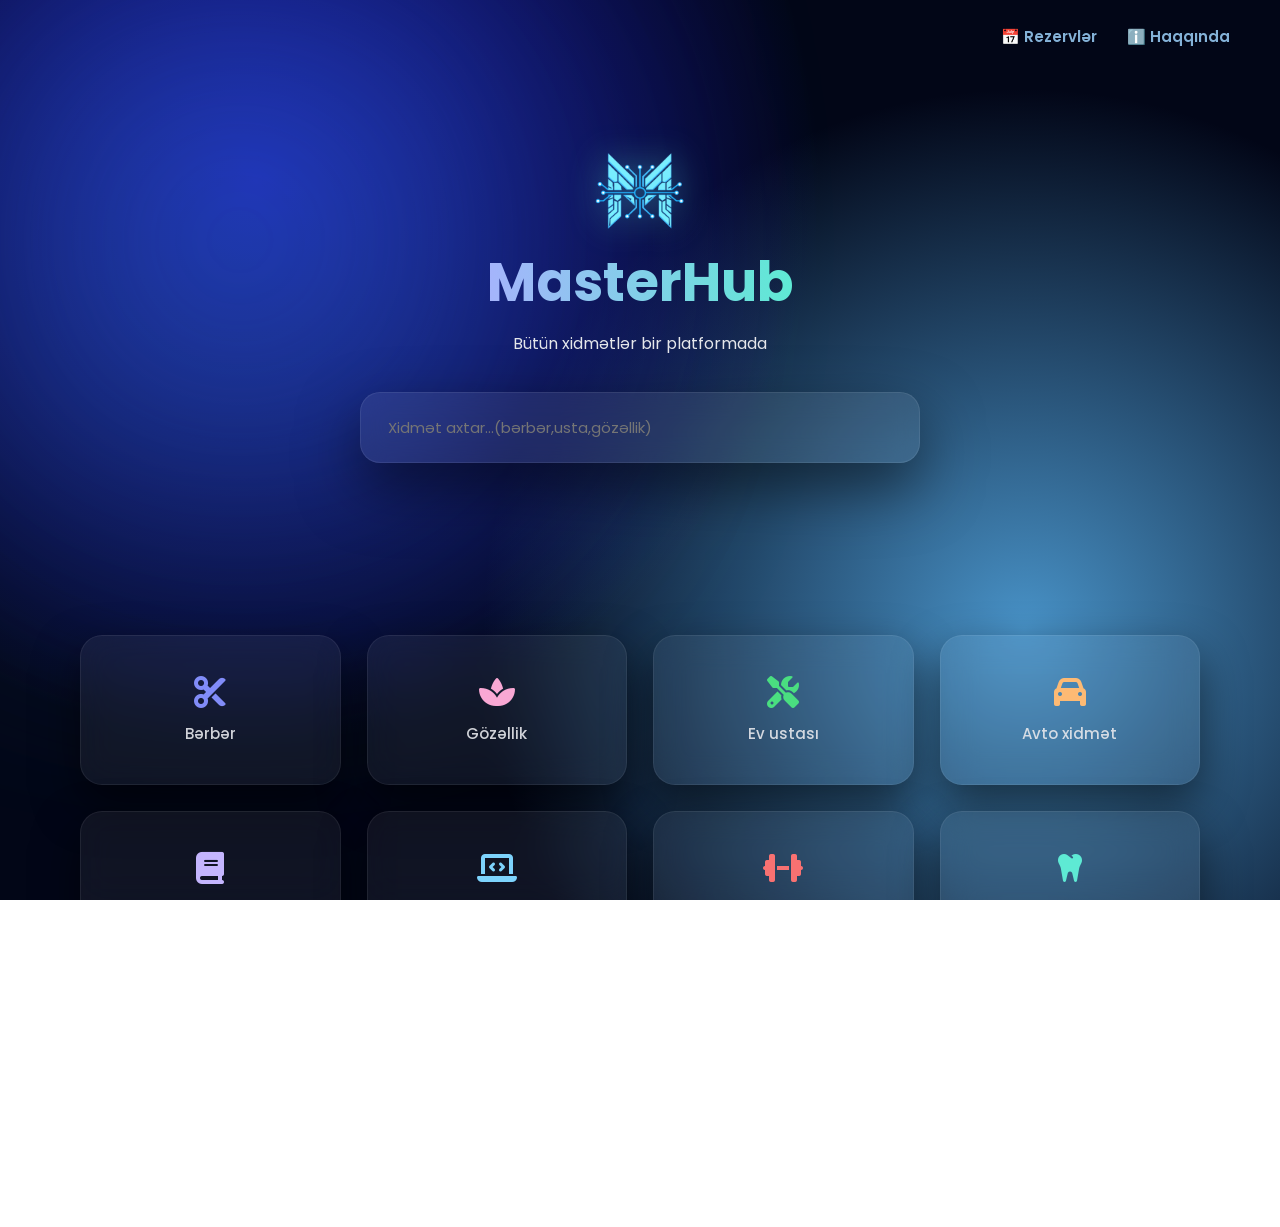
<file: index.html>
<!DOCTYPE html>
<html lang="az">
<head>
    <meta charset="UTF-8">
    <meta name="viewport" content="width=device-width, initial-scale=1.0">
    <title>MasterHub</title>
    <link rel="stylesheet" href="https://cdnjs.cloudflare.com/ajax/libs/font-awesome/6.5.0/css/all.min.css">
    <link rel="stylesheet" href="./css/style.css">
    <link rel="icon" href="./images/MasterLogo.png">
</head>
<body>
    <div class="all">
        <!-- BACKGROUND -->
        <div class="blob blue"></div>
        <div class="blob light"></div>

        <header class="head">
            <div class="logo" onclick="window.location.href='./index.html'">
                <img src="./images/Masterlogo.png" alt="MasterHub Logo">
                <h1 class="title-home">MasterHub</h1>
                <p>Bütün xidmətlər bir platformada</p>
            </div>
            <div class="search">
                <input class="search-home" type="text" placeholder="Xidmət axtar...(bərbər,usta,gözəllik)">
            </div>
            <div class="header-right">
                <span class="myReserv">📅 Rezervlər</span>
                <span class="about">ℹ️ Haqqında</span>
            </div>
        </header>
        
        <div class="categorys">
            <div class="category" id="barber"><i class="fa-solid fa-scissors"></i><span>Bərbər</span></div>
            <div class="category" id="beauty"><i class="fa-solid fa-spa"></i><span>Gözəllik</span></div>
            <div class="category" id="master"><i class="fa-solid fa-screwdriver-wrench"></i><span>Ev ustası</span></div>
            <div class="category"><i class="fa-solid fa-car"></i><span>Avto xidmət</span></div>
            <div class="category"><i class="fa-solid fa-book"></i><span>Repetitor</span></div>
            <div class="category"><i class="fa-solid fa-laptop-code"></i><span>Texniki</span></div>
            <div class="category"><i class="fa-solid fa-dumbbell"></i><span>Fitness</span></div>
            <div class="category"><i class="fa-solid fa-tooth"></i><span>Diş həkimi</span></div>
            <div class="category"><i class="fa-solid fa-broom"></i><span>Təmizlik</span></div>
            <div class="category"><i class="fa-solid fa-user-nurse"></i><span>Sağlamlıq</span></div>
        </div>
        
        <div class="notFound" style="display: none;">⚠️ Uyğun nəticə tapılmadı</div>
    </div>
    
    <script src="./js/app.js"></script>
</body>
</html>
</file>
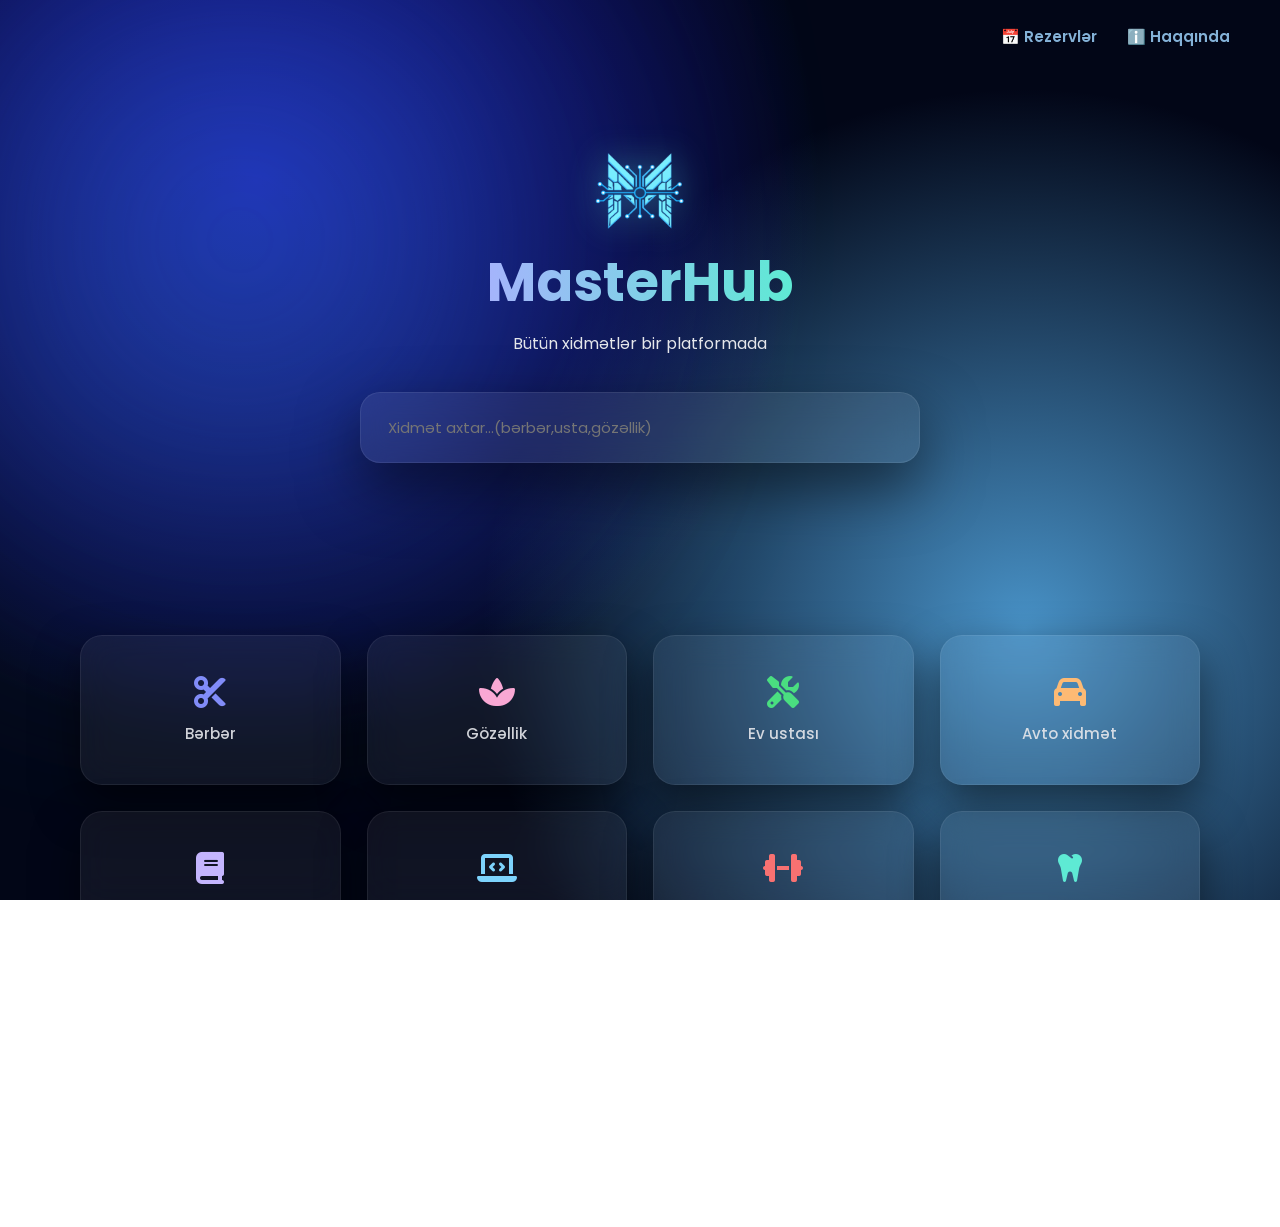
<file: pages/index.html>
<!DOCTYPE html>
<html lang="az">
<head>
    <meta charset="UTF-8">
    <meta name="viewport" content="width=device-width, initial-scale=1.0">
    <title>MasterHub</title>
    <link rel="stylesheet" href="../css/style.css">
    <link rel="icon" href="../images/MasterLogo.png">
</head>
<body>
    <script>
        // Bu səhifəni əsas index.html-ə yönləndir
        window.location.href = "../index.html";
    </script>
    
    <noscript>
        <p>JavaScript aktiv deyil. Zəhmət olmasa <a href="../index.html">əsas səhifəyə keçid edin</a>.</p>
    </noscript>
</body>
</html>
</file>
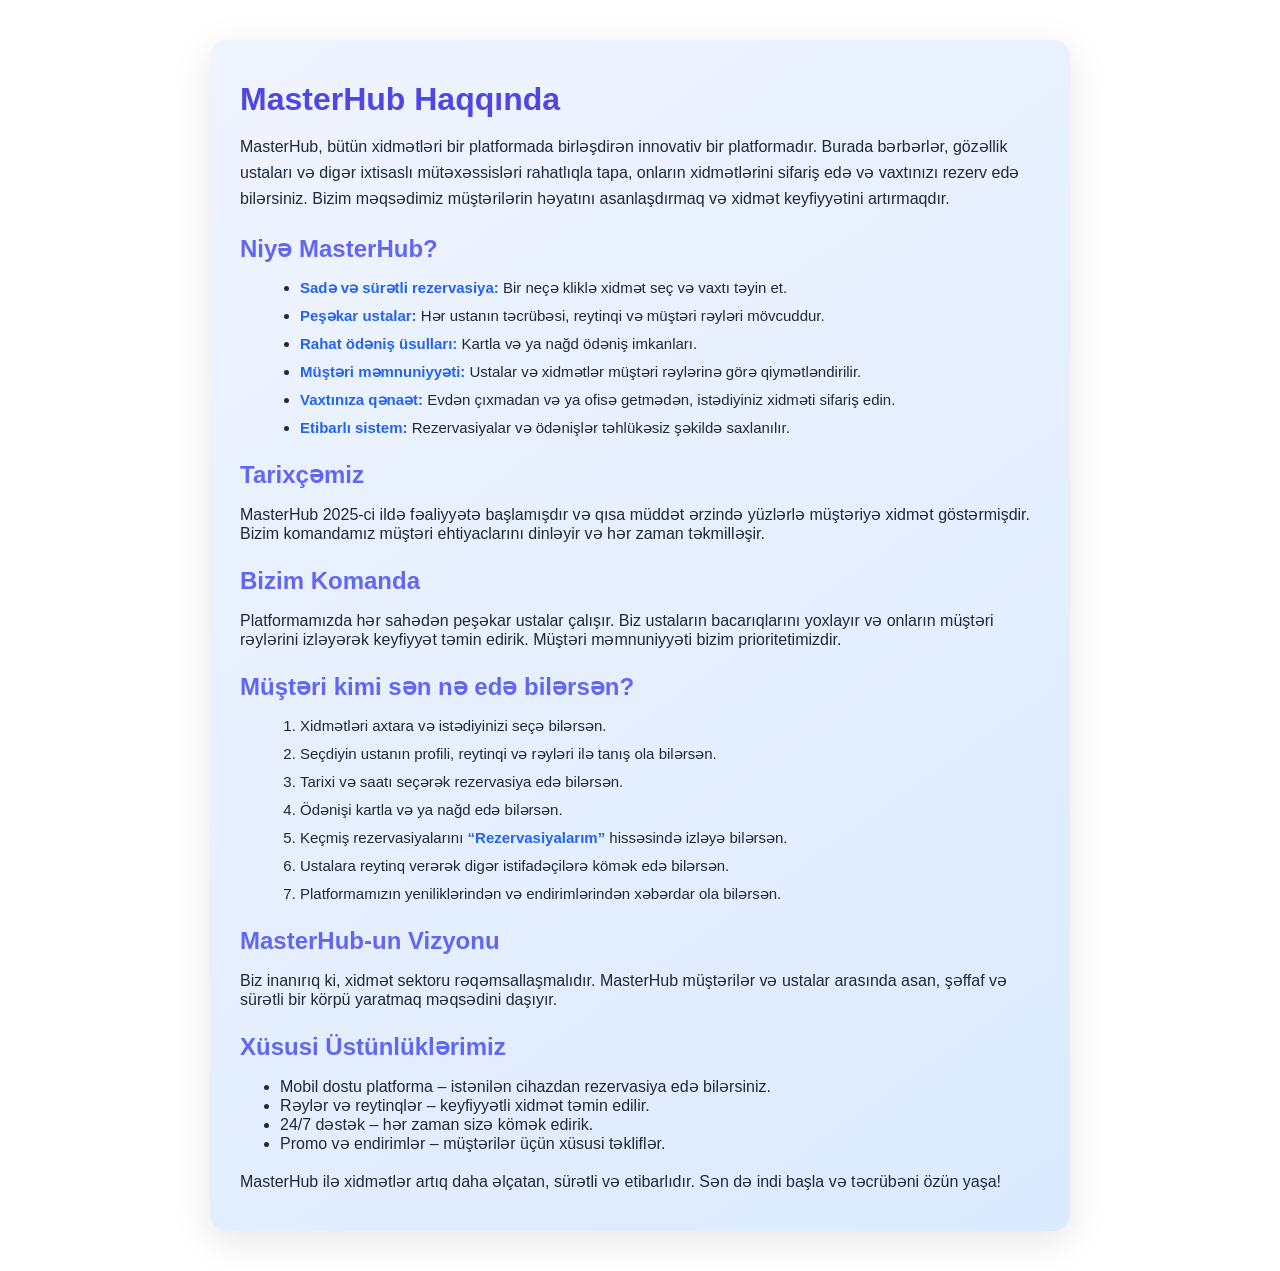
<file: pages/about.html>
<!DOCTYPE html>
<html lang="az">

<head>
    <meta charset="UTF-8">
    <meta name="viewport" content="width=device-width, initial-scale=1.0">
    <title>MasterHub Haqqında</title>
    <link rel="stylesheet" href="../css/about.css">
</head>

<body>
<div class="about-container">
    <h1>MasterHub Haqqında</h1>

    <p class="intro">
        MasterHub, bütün xidmətləri bir platformada birləşdirən innovativ bir platformadır.
        Burada bərbərlər, gözəllik ustaları və digər ixtisaslı mütəxəssisləri rahatlıqla tapa,
        onların xidmətlərini sifariş edə və vaxtınızı rezerv edə bilərsiniz.
        Bizim məqsədimiz müştərilərin həyatını asanlaşdırmaq və xidmət keyfiyyətini artırmaqdır.
    </p>

    <h2>Niyə MasterHub?</h2>
    <ul class="advantages">
        <li><b>Sadə və sürətli rezervasiya:</b> Bir neçə kliklə xidmət seç və vaxtı təyin et.</li>
        <li><b>Peşəkar ustalar:</b> Hər ustanın təcrübəsi, reytinqi və müştəri rəyləri mövcuddur.</li>
        <li><b>Rahat ödəniş üsulları:</b> Kartla və ya nağd ödəniş imkanları.</li>
        <li><b>Müştəri məmnuniyyəti:</b> Ustalar və xidmətlər müştəri rəylərinə görə qiymətləndirilir.</li>
        <li><b>Vaxtınıza qənaət:</b> Evdən çıxmadan və ya ofisə getmədən, istədiyiniz xidməti sifariş edin.</li>
        <li><b>Etibarlı sistem:</b> Rezervasiyalar və ödənişlər təhlükəsiz şəkildə saxlanılır.</li>
    </ul>

    <h2>Tarixçəmiz</h2>
    <p class="history">
        MasterHub 2025-ci ildə fəaliyyətə başlamışdır və qısa müddət ərzində yüzlərlə müştəriyə xidmət göstərmişdir.
        Bizim komandamız müştəri ehtiyaclarını dinləyir və hər zaman təkmilləşir.
    </p>

    <h2>Bizim Komanda</h2>
    <p class="team">
        Platformamızda hər sahədən peşəkar ustalar çalışır. Biz ustaların bacarıqlarını yoxlayır və 
        onların müştəri rəylərini izləyərək keyfiyyət təmin edirik. Müştəri məmnuniyyəti bizim prioritetimizdir.
    </p>

    <h2>Müştəri kimi sən nə edə bilərsən?</h2>
    <ol class="user-actions">
        <li>Xidmətləri axtara və istədiyinizi seçə bilərsən.</li>
        <li>Seçdiyin ustanın profili, reytinqi və rəyləri ilə tanış ola bilərsən.</li>
        <li>Tarixi və saatı seçərək rezervasiya edə bilərsən.</li>
        <li>Ödənişi kartla və ya nağd edə bilərsən.</li>
        <li>Keçmiş rezervasiyalarını <b>“Rezervasiyalarım”</b> hissəsində izləyə bilərsən.</li>
        <li>Ustalara reytinq verərək digər istifadəçilərə kömək edə bilərsən.</li>
        <li>Platformamızın yeniliklərindən və endirimlərindən xəbərdar ola bilərsən.</li>
    </ol>

    <h2>MasterHub-un Vizyonu</h2>
    <p class="vision">
        Biz inanırıq ki, xidmət sektoru rəqəmsallaşmalıdır. MasterHub müştərilər və ustalar arasında
        asan, şəffaf və sürətli bir körpü yaratmaq məqsədini daşıyır.
    </p>

    <h2>Xüsusi Üstünlüklərimiz</h2>
    <ul class="special-features">
        <li>Mobil dostu platforma – istənilən cihazdan rezervasiya edə bilərsiniz.</li>
        <li>Rəylər və reytinqlər – keyfiyyətli xidmət təmin edilir.</li>
        <li>24/7 dəstək – hər zaman sizə kömək edirik.</li>
        <li>Promo və endirimlər – müştərilər üçün xüsusi təkliflər.</li>
    </ul>

    <p class="closing">
        MasterHub ilə xidmətlər artıq daha əlçatan, sürətli və etibarlıdır. Sən də indi başla və təcrübəni özün yaşa!
    </p>
</div>
</body>
</html>
</file>
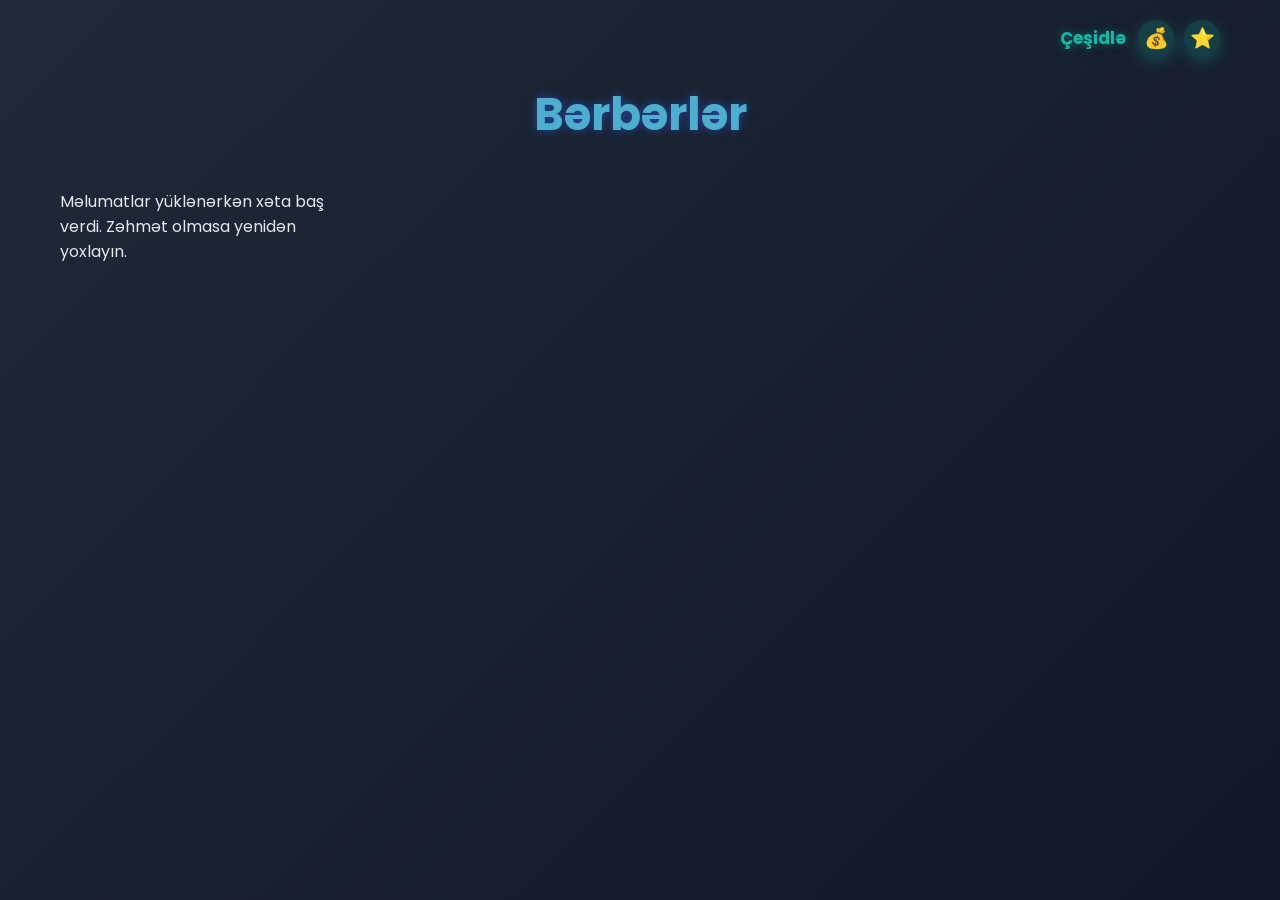
<file: pages/barber.html>
<!DOCTYPE html>
<html lang="en">

<head>
    <meta charset="UTF-8">
    <meta name="viewport" content="width=device-width, initial-scale=1.0">
    <title>Barber</title>
    <link rel="stylesheet" href="../css/style.css">

</head>

<div class="sort">
    <span class="sort-text">Çeşidlə</span>
    <div class="sort-icons">
        <div class="sort-icon price">
            💰
        </div>
        <div class="sort-icon  rating">
            ⭐
        </div>
    </div>
</div>

<body class="barber">
    <h1 class="barber-title">Bərbərlər</h1>
    <div id="barber-container">
        <div class="barber-card "></div>
        <div class="barber-card "></div>
        <div class="barber-card"></div>
        <div class="barber-card"></div>
        <div class="barber-card"></div>
        <div class="barber-card"></div>
        <div class="barber-card"></div>
        <div class="barber-card"></div>
        <div class="barber-card"></div>
        <div class="barber-card"></div>
        <div class="barber-card"></div>

    </div>
    <script type="module" src="../js/barber.js"></script>
</body>

</html>
</file>
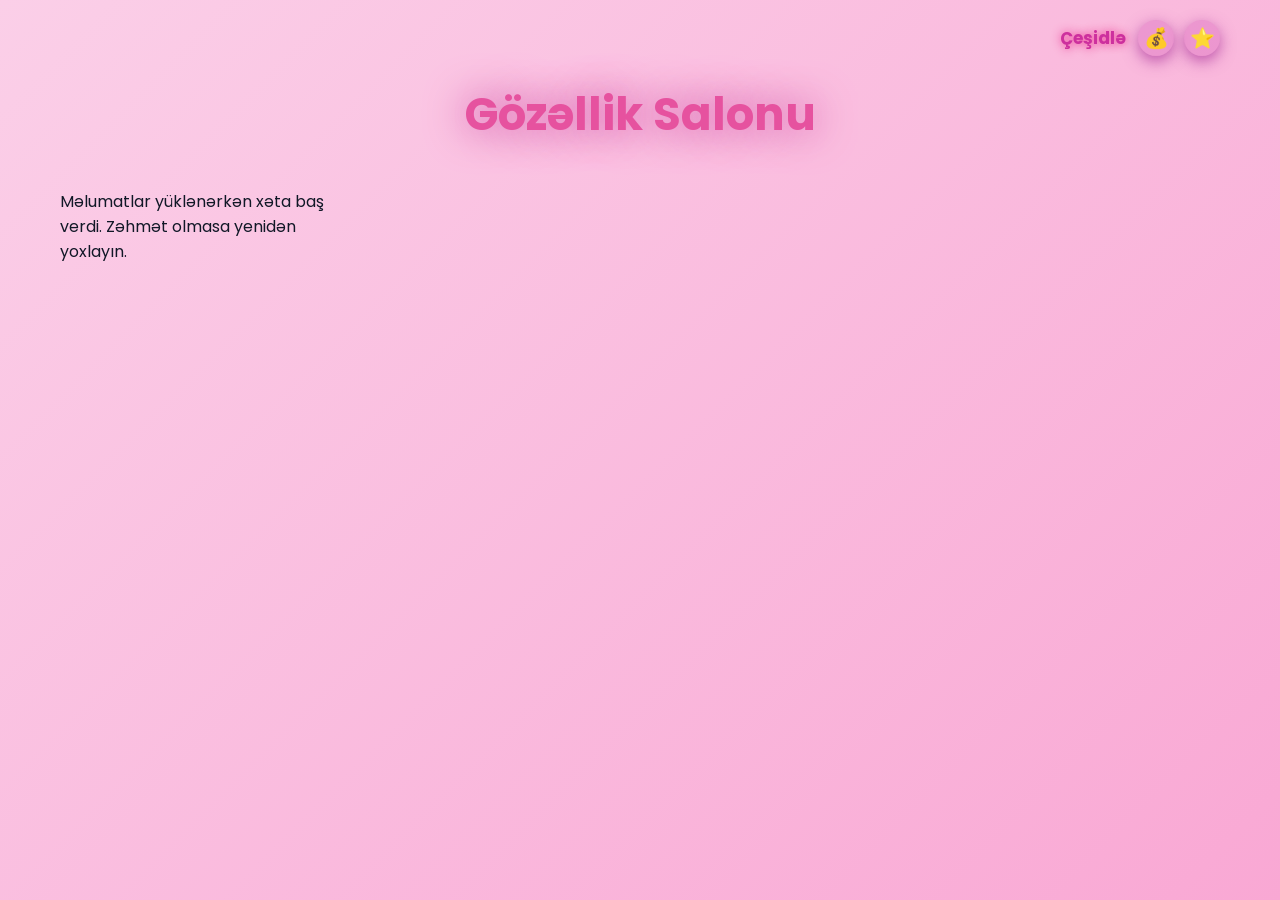
<file: pages/beauty.html>
<!DOCTYPE html>
<html lang="en">

<head>
    <meta charset="UTF-8">
    <meta name="viewport" content="width=device-width, initial-scale=1.0">
    <title>Beauty</title>
    <link rel="stylesheet" href="../css/style.css">

</head>

<body class="beauty">
    <div class="sort sortBeauty">
        <span class="sort-text sortBeauty-text">Çeşidlə</span>
        <div class="sort-icons sortBeauty-icons">
            <div class="sort-icon sortBeauty-icon price">
                💰
            </div>
            <div class="sort-icon sortBeauty-icon rating">
                ⭐
            </div>
        </div>
    </div>
    <h1 class="beauty-title">Gözəllik Salonu</h1>
    <div id="beauty-container">
        <div class="beauty-card"></div>
        <div class="beauty-card"></div>
        <div class="beauty-card"></div>
        <div class="beauty-card"></div>
        <div class="beauty-card"></div>
        <div class="beauty-card"></div>
        <div class="beauty-card"></div>
        <div class="beauty-card"></div>
    </div>
    <script type="module" src="../js/beauty.js"></script>
    <script type="module" src="../js/app.js"></script>

    <!--type module yaziram sebebi de api dan melumatlari import edecem -->
</body>

</html>
</file>
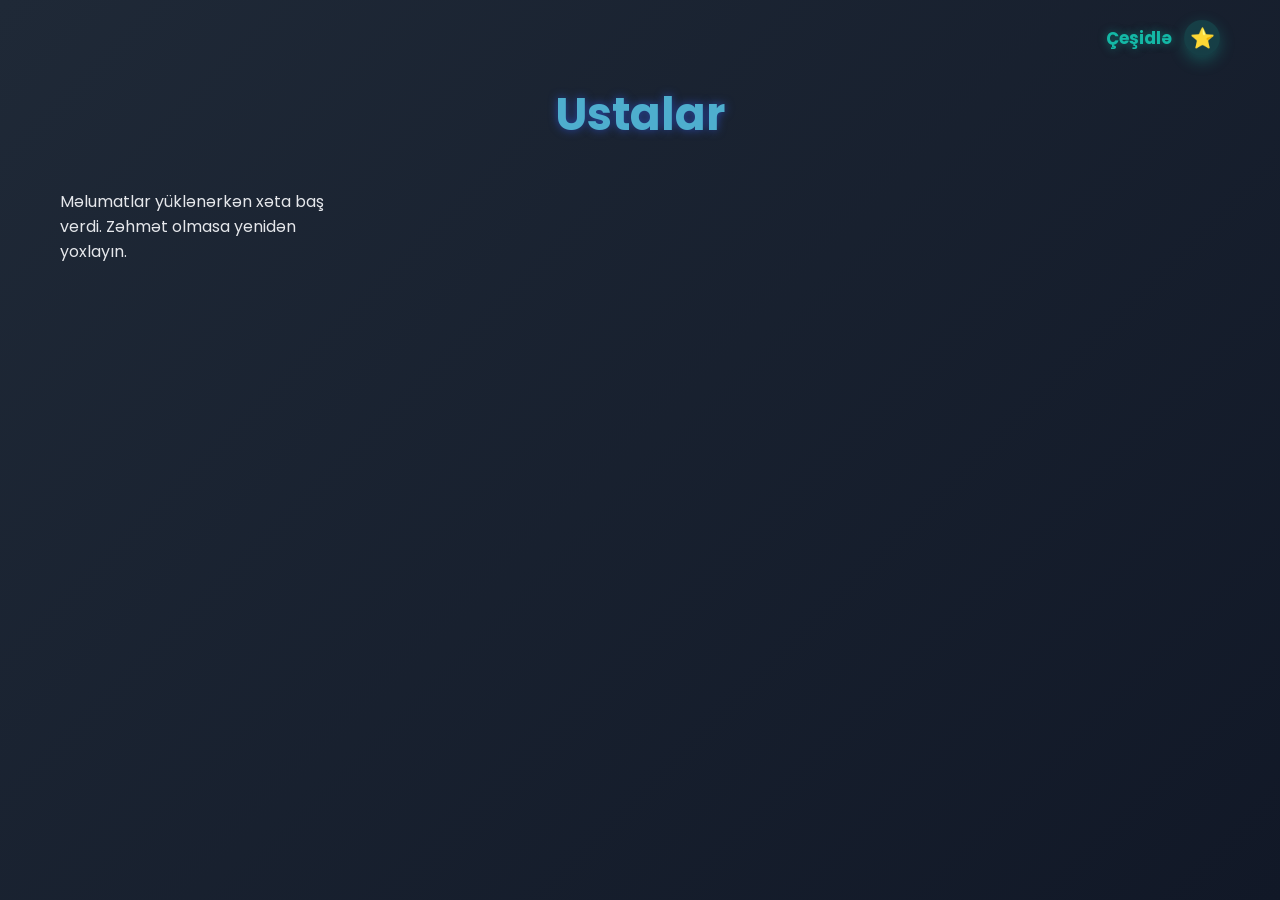
<file: pages/master.html>
<!DOCTYPE html>
<html lang="en">

<head>
    <meta charset="UTF-8">
    <meta name="viewport" content="width=device-width, initial-scale=1.0">
    <title>Master</title>
    <link rel="stylesheet" href="../css/style.css">

</head>

<div class="sort">
    <span class="sort-text">Çeşidlə</span>
    <div class="sort-icons">
        <div class="sort-icon  rating">
            ⭐
        </div>
    </div>
</div>

<body class="master">
    <h1 class=" master-title">Ustalar</h1>
    <div id="master-container">
        <div class=" master-card "></div>
        <div class=" master-card  "></div>
        <div class=" master-card "></div>
        <div class=" master-card "></div>
        <div class=" master-card"></div>
        <div class=" master-card"></div>
        <div class=" master-card"></div>
        <div class=" master-card"></div>
    </div>
    <script type="module" src="../js/master.js"></script>
    <!--type module yaziram sebebi de api dan melumatlari import edecem -->
</body>

</html>
</file>
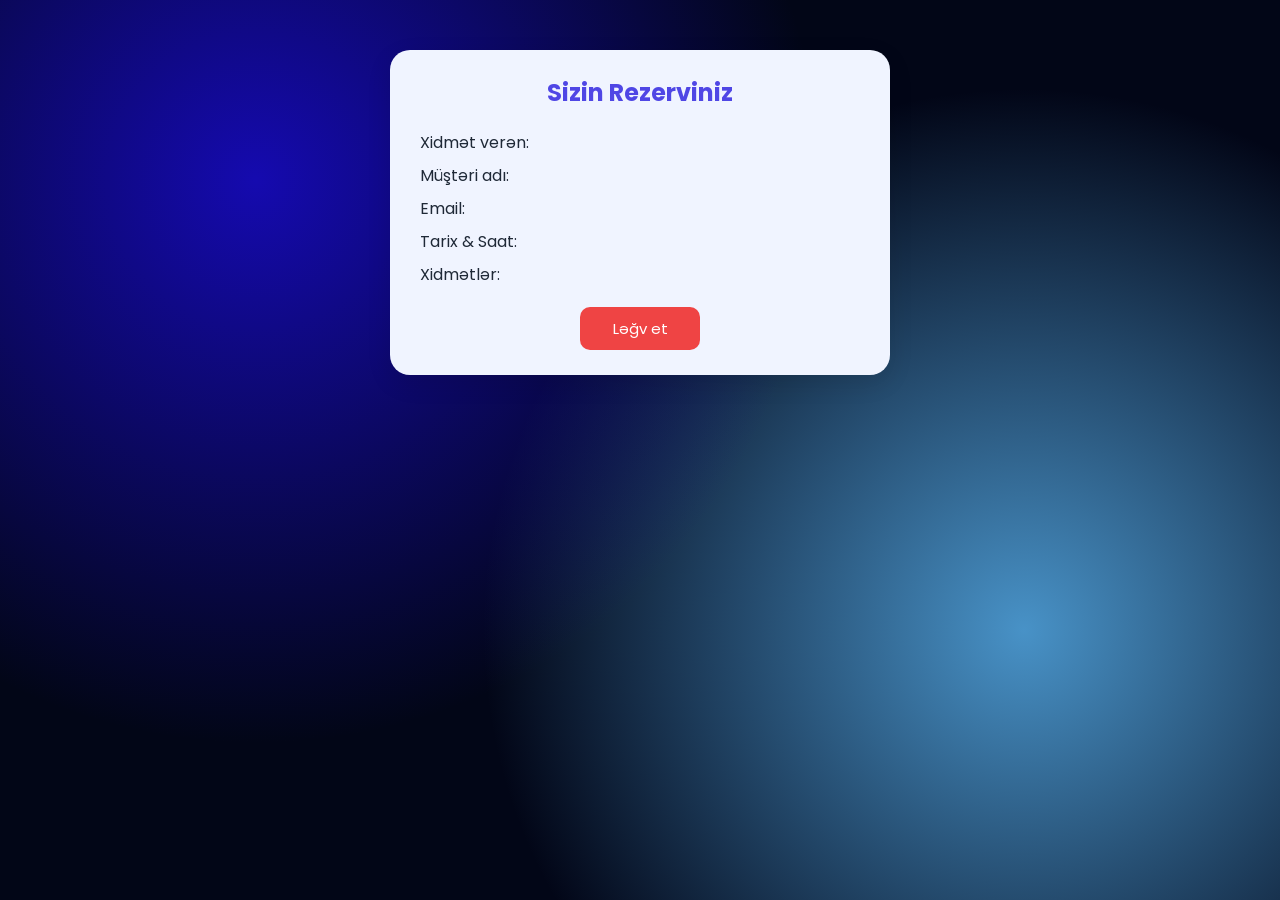
<file: pages/myreservation.html>
<!DOCTYPE html>
<html lang="en">

<head>
    <meta charset="UTF-8">
    <meta name="viewport" content="width=device-width, initial-scale=1.0">
    <title>Document</title>
    <link rel="stylesheet" href="../css/style.css">

</head>

<body>
    <div class="myReservation">
        <h2>Sizin Rezerviniz</h2>
        <p>Xidmət verən: <span class="reservMaster"></span></p>
        <p>Müştəri adı: <span class="reservName"></span></p>
        <p>Email: <span class="reservEmail"></span></p>
        <!-- <p>Əlaqə: <class id="reservContact"></span></p> -->
        <p>Tarix & Saat: <span class="reservDate"></span></p>
        <p>Xidmətlər: <span class="reservServices"></span></p>
        <button class="deleteBtn">Ləğv et</button>
    </div>
    <!-- <script type="module" src="../js/myreservation.js"></script> -->

</body>

</html>
</file>
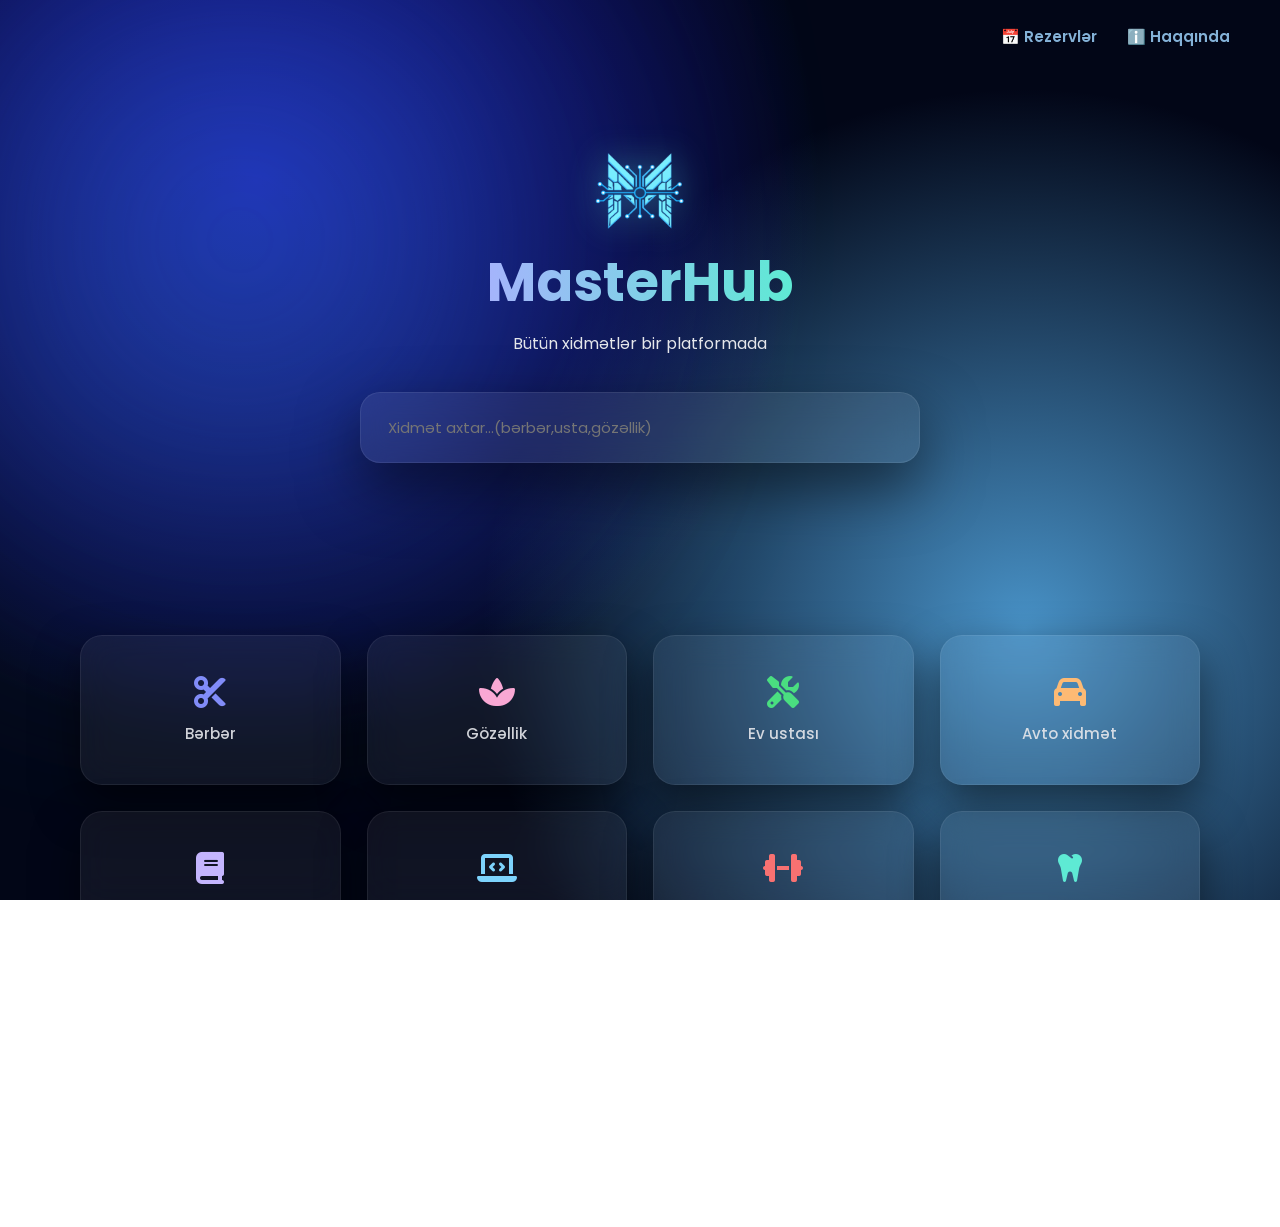
<file: pages/profile.html>
<!DOCTYPE html>
<html lang="az">
<head>
    <meta charset="UTF-8">
    <meta name="viewport" content="width=device-width, initial-scale=1.0">
    <title>Profil - MasterHub</title>
    <link rel="stylesheet" href="../css/style.css">
    <link rel="icon" href="../images/MasterLogo.png">
</head>
<body class="profile">
    <div id="profil"></div>
    
    <!-- Rezervasiya kartı -->
    <div class="reserve-card" style="display: none;">
        <div class="reserve-main">
            <span class="delete-btn">&times;</span>
            <div class="reserve-info">
                <h1>Rezervasiya Edin</h1>
                <p><b>Xidmət verən:</b> <span class="master-name"></span></p>
                <p><b>Tarix və saat:</b> <span class="date-time"></span></p>
                <h2>Qiymət: <span class="total">0 AZN</span></h2>
                <p id="commission">5% komissiya</p>
            </div>
            
            <div class="userData">
                <p>Ad Soyad</p>
                <input type="text" class="userName" placeholder="Ad soyad..." required>
                <p>Əlaqə nömrəsi</p>
                <input type="tel" class="userContact" placeholder="+994 xx xxx xx xx" required>
                <p>Email</p>
                <input type="email" class="userEmail" placeholder="email@gmail.com">
            </div>

            <div class="pay">
                <h3>Ödəniş üsulu:</h3>
                <div class="pay-cards">
                    <button class="pay-card">💳 Kartla</button>
                    <button class="pay-cash">💸 Nağd</button>
                </div>
            </div>
        </div>
    </div>

    <!-- Çek kartı -->
    <div class="receipt-card" style="display: none;">
        <div class="receipt-main">
            <div class="receipt-header">
                <h1>🧾 Ödəniş Çeki</h1>
                <span class="receipt-status">Uğurlu</span>
            </div>

            <div class="receipt-section">
                <p><span>Müştəri:</span> <b class="userReceipt"></b></p>
                <p><span>Əlaqə:</span> <b class="userContactReceipt"></b></p>
                <p><span>Email:</span> <b class="userMail"></b></p>
            </div>

            <hr>

            <div class="receipt-section">
                <p><span>Xidmət verən:</span> <b class="receiptMaster"></b></p>
                <p><span>Xidmətlər:</span> <b class="receiptServices"></b></p>
                <p><span>Tarix & Saat:</span> <b class="receiptDate"></b></p>
                <p><span>Ödəniş üsulu:</span> <b class="receiptPay">Kart</b></p>
            </div>

            <div class="receipt-total">
                <span>Cəm məbləğ</span>
                <h2 class="receipTotal">0 AZN</h2>
            </div>

            <button class="go-home">Ana səhifəyə qayıt</button>
        </div>
    </div>

    <script type="module" src="../js/profile.js"></script>
</body>
</html>
</file>
<file: css/style.css>
@import url('https://fonts.googleapis.com/css2?family=Poppins:wght@300;400;600;700&display=swap');

* {
    box-sizing: border-box;
    margin: 0;
    padding: 0;
    font-family: "Poppins", sans-serif;

}


.all {
    position: relative;
    width: 100%;

}

html,
body {
    margin: 0;
    padding: 0;
    width: 100%;
    height: 100%;
    min-height: 100vh;
    overflow-x: hidden;
    overscroll-behavior: none;
}

html {
    background:
        radial-gradient(circle at 20% 20%, #150aaf 0%, transparent 45%),
        radial-gradient(circle at 80% 70%, #4892c7 0%, transparent 45%),
        linear-gradient(180deg, #020617 0%, #020617 100%);
    color: #e5e7eb;
    width: 100%;


}

.title-home {
    text-align: center;
}

.logo {
    display: flex;
    flex-direction: column;
    align-items: center;
    gap: 8px;
}

.logo img {
    width: 96px;
    height: 96px;
    object-fit: contain;
    margin-bottom: -5px;
    filter: drop-shadow(0 0 18px rgba(94, 234, 212, 0.45));
}



.logo img {
    width: 96px;
    animation: breatheGlow 4s ease-in-out infinite;
}

@keyframes breatheGlow {
    0% {
        transform: scale(1);
        filter:
            drop-shadow(0 0 6px rgba(99, 102, 241, 0.35)) drop-shadow(0 0 12px rgba(99, 102, 241, 0.2));
    }

    50% {
        transform: scale(1.07);
        filter:
            drop-shadow(0 0 18px rgba(20, 184, 166, 0.85)) drop-shadow(0 0 36px rgba(20, 184, 166, 0.55));
    }

    100% {
        transform: scale(1);
        filter:
            drop-shadow(0 0 6px rgba(99, 102, 241, 0.35)) drop-shadow(0 0 12px rgba(99, 102, 241, 0.2));
    }
}

.head {
    display: flex;
    flex-direction: column;
    align-items: center;
    justify-content: center;
    text-align: center;
    padding: 60px 20px 40px;
    min-height: 65vh;
}

.logo h1 {
    font-size: 54px;
    font-weight: 700;
    background: linear-gradient(90deg, #a5b4fc, #5eead4);
    -webkit-background-clip: text;
    -webkit-text-fill-color: transparent;
}

.search {
    display: flex;
    margin-top: 36px;
    width: 100%;
    max-width: 560px;
    padding: 10px;
    border-radius: 20px;
    background: rgba(255, 255, 255, 0.08);
    backdrop-filter: blur(14px);
    box-shadow:
        0 25px 60px rgba(0, 0, 0, 0.5),
        inset 0 0 0 1px rgba(255, 255, 255, 0.08);
}

.search input {
    flex: 1;
    border: none;
    outline: none;
    padding: 14px 18px;
    background: transparent;
    color: #e5e7eb;
    font-size: 15px;
}




.search-box input::placeholder {
    color: rgba(255, 255, 255, 0.5);
}

.blob {
    position: absolute;
    width: 480px;
    height: 480px;
    border-radius: 50%;
    filter: blur(160px);
    opacity: 0.35;
    z-index: -1;
}

.blob.blue {
    background: #6366f1;

}

.blob.light {
    background: #14b8a6;

}



.category:nth-child(1) i {
    color: #818cf8;
}

.category:nth-child(2) i {
    color: #f9a8d4;
}

.category:nth-child(3) i {
    color: #4ade80;
}

.category:nth-child(4) i {
    color: #fdba74;
}

.category:nth-child(5) i {
    color: #c4b5fd;
}

.category:nth-child(6) i {
    color: #7dd3fc;
}

.category:nth-child(7) i {
    color: #f87171;
}

.category:nth-child(8) i {
    color: #5eead4;
}

.category:nth-child(9) i {
    color: #bef264;
}

.category:nth-child(10) i {
    color: #34d399;
}

.categorys {
    display: grid;
    grid-template-columns: repeat(auto-fit, minmax(180px, 1fr));
    gap: 26px;
    padding: 50px 40px 90px;
    max-width: 1200px;
    margin: auto;
    width: 100%;
    box-sizing: border-box;
}

.category {
    display: flex;
    flex-direction: column;
    align-items: center;
    justify-content: center;
    height: 150px;
    gap: 14px;
    border-radius: 22px;
    background: rgba(255, 255, 255, 0.06);
    backdrop-filter: blur(16px);
    cursor: pointer;
    transition: 0.4s;
    box-shadow:
        0 20px 45px rgba(0, 0, 0, 0.55),
        inset 0 0 0 1px rgba(255, 255, 255, 0.07);
}

.category:hover {
    transform: translateY(-10px);
    box-shadow:
        0 35px 80px rgba(0, 0, 0, 0.75),
        inset 0 0 0 1px rgba(255, 255, 255, 0.12);
}

.category i {
    font-size: 32px;
}

.category span {
    font-size: 15px;
    font-weight: 500;
    color: #e5e7eb;
    opacity: 0.9;
}










.barber-title,
.beauty-title,
.master-title {
    margin-top: 25px;
    text-align: center;
    font-size: 45px;
    color: #4eaece;
    text-shadow: 0 0 10px rgb(40, 70, 162);
}

.beauty-title {
    color: #e6529f;
    text-shadow: 0 0 40px rgb(204, 64, 157);
}

.barber,
.beauty,
.master {
    margin: 0;
    padding: 0;
    font-family: "Poppins", sans-serif;
    background: linear-gradient(135deg, #1f2937, #111827);
    color: #e5e7eb;
}

.beauty {
    background: linear-gradient(135deg, #fbcfe8, #f9a8d4);
    color: #111827;
}

#barber-container,
#beauty-container,
#master-container {
    max-width: 1200px;
    height: 350px;
    margin: 40px auto;
    padding: 0 20px;
    display: grid;
    grid-template-columns: repeat(4, 1fr);
    gap: 25px;
}

#barber-container h1,
#beauty-container h1,
#master-container h1 {
    text-align: center;
    font-size: 36px;
    margin-bottom: 30px;
}

.barber-card,
.beauty-card,
.master-card {
    display: flex;
    flex-direction: column;
    justify-content: space-between;
    align-items: center;
    background: rgba(255, 255, 255, 0.05);
    border-radius: 20px;
    padding: 20px;
    text-align: center;
    margin-bottom: 20px;
    box-shadow: 0 20px 40px rgba(0, 0, 0, 0.5);
    transition: transform 0.3s, box-shadow 0.3s;
    height: 100%;
}

.beauty-card {
    box-shadow: 0 15px 35px rgba(0, 0, 0, 0.3);
    transition: transform 0.3s, box-shadow 0.3s;
}

.barber-card:hover {
    transform: translateY(-10px);
    box-shadow: 0 35px 60px rgba(0, 0, 0, 0.7);
}

.beauty-card:hover {
    transform: translateY(-8px);
    box-shadow: 0 25px 50px rgba(0, 0, 0, 0.4);
}

.master-card:hover {
    transform: translateY(-8px);
    box-shadow: 0 25px 50px rgba(0, 0, 0, 0.4);
}

.barber-card img,
.beauty-card img,
.master-card img {
    width: 120px;
    height: 120px;
    border-radius: 50%;
    object-fit: cover;
    margin-bottom: 15px;
    border: 3px solid #14b8a6;
    box-shadow: 0 0 20px rgba(20, 184, 166, 0.4);
}

.beauty-card img {
    border: 3px solid #f472b6;
    box-shadow: 0 0 15px rgba(244, 114, 182, 0.3);
}

.barber-card h3,
.beauty-card h3,
.master-card h3 {
    margin: 10px 0;
    font-size: 20.8px;
    color: #fff;
}

.beauty-card h3 {
    font-size: 19.5px;
    color: #111827;

}


.barber-card p,
.beauty-card p,
.master-card p {
    margin: 5px 0;
    font-size: 14px;
}

.barber-card p:nth-child(3),
.beauty-card p:nth-child(3),
.master-card p:nth-child(3) {
    display: inline-block;
    background: #e8bd14;
    color: #000;
    padding: 4px 10px;
    border-radius: 12px;
    font-weight: 600;
}

.beauty-card p:nth-child(3) {
    background: #fde68a;
    color: #111827;
}


.barber-card p:nth-child(4),
.beauty-card p:nth-child(4),
.master-card p:nth-child(4) {
    display: inline-block;
    background: #14b8a6;
    color: #fff;
    padding: 4px 10px;
    border-radius: 12px;
    font-weight: 600;
}

.beauty-card p:nth-child(4) {
    background: #fbb6ce;
    color: #111827;
}

.barber-card p:nth-child(6),
.beauty-card p:nth-child(6),
.master-card p:nth-child(6) {
    display: inline-block;
    background: #6366f1;
    color: #fff;
    padding: 4px 10px;
    border-radius: 12px;
    font-weight: 600;
}

.beauty-card p:nth-child(6) {
    background: #f9a8d4;
    color: #111827;
}

.barber-card p:nth-child(7),
.beauty-card p:nth-child(7),
.master-card p:nth-child(7) {
    display: inline-block;
    background: #f87171;
    color: #fff;
    padding: 4px 10px;
    border-radius: 12px;
    font-weight: 600;
}

.beauty-card p:nth-child(7) {
    background: #f472b6;
    color: #fff;
}

.barber-card p:nth-child(5),
.beauty-card p:nth-child(5),
.master-card p:nth-child(5) {
    display: block;
    color: #e5e7eb;
    font-size: 14px;
    /* font-weight: 550; */
}

.beauty-card p:nth-child(5) {
    background: none;
    color: rgba(0, 0, 0, 0.786);
    font-weight: 700;


}

.profileBarber-btn,
.profileBeauty-btn,
.profileMaster-btn {
    margin-top: auto;
    padding: 10px 16px;
    border: none;
    border-radius: 14px;
    background: linear-gradient(140deg, #6366f1, #14b8a6);
    color: #fff;
    font-size: 14px;
    font-weight: 600;
    cursor: pointer;
    transition: all 0.3s ease;
    box-shadow: 0 10px 25px rgba(99, 102, 241, 0.4);
}

.profileBeauty-btn {
    background: linear-gradient(10deg, #c92eacbf, #eb7db9c3);
    color: #111827;
    box-shadow: 0 10px 25px rgba(173, 80, 144, 0.423);
}

.profileBarber-btn:hover {
    transform: translateY(-3px);
    box-shadow: 0 10px 20px rgba(20, 184, 166, 0.6);
}

.profileBeauty-btn:hover {
    transform: translateY(-3px);
    box-shadow: 0 10px 20px rgba(187, 45, 142, 0.727);
}

.profileMaster-btn:hover {
    transform: translateY(-3px);
    box-shadow: 0 10px 20px rgba(20, 184, 166, 0.6);
}


.profileBarber-btn:active {
    transform: scale(0.97);
}

.profileBeauty-btn:active {
    transform: scale(0.97);
}

.profileMaster-btn:active {
    transform: scale(0.97);
}



.master .master-card {
    padding: 22px 20px;
}

.master .master-card img {
    margin-bottom: 14px;
}

.master .master-card h3 {
    margin: 8px 0 10px;
    line-height: 1.3;
}

.master .master-card p {
    margin: 6px 0;
    line-height: 1.45;
    white-space: normal;
    word-break: break-word;
}

.master .master-card p:nth-child(3),
.master .master-card p:nth-child(4) {
    margin: 4px 4px 6px;
}

.master .master-card p:nth-child(5) {
    margin-top: 10px;
    font-weight: 500;
    opacity: 0.9;
    font-size: 18px;
    font-weight: 600;
}

.master .master-card p:nth-child(6) {
    margin-top: 8px;
    font-size: 14px;
}

.master .master-card p:nth-child(7) {
    margin-top: 10px;
    font-size: 15px;
}

.master .master-card .profileBarber-btn {
    margin-top: 16px;
}



.notFound {
    text-align: center;
    display: none;
    font-weight: 600;
    font-size: 16px;
    margin: 20px auto;
    padding: 12px 20px;
    border-radius: 12px;
    background-color: rgba(219, 32, 32, 0.1);
}








.sort {
    display: flex;
    justify-content: flex-end;
    align-items: center;
    max-width: 1200px;
    margin: 20px auto;
    padding: 0 20px;
    gap: 12px;
}

.sort-text {
    font-size: 17px;
    font-weight: 650;
    color: #14b8a6;
    text-shadow: 0 0 8px rgba(20, 184, 166, 0.5);
}

.sortBeauty-text {
    color: #cd309e;
    text-shadow: 0 0 10px rgba(234, 24, 129, 0.864);
}

.sort-icons {
    display: flex;
    gap: 10px;
}

.sort-icon {
    display: flex;
    justify-content: center;
    align-items: center;
    width: 36px;
    height: 36px;
    font-size: 20px;
    border-radius: 50%;
    background: rgba(20, 184, 166, 0.2);
    color: #14b8a6;
    cursor: pointer;
    transition: all 0.3s;
    box-shadow: 0 5px 15px rgba(20, 184, 166, 0.3);
}

.sortBeauty-icon {
    background: rgba(181, 18, 154, 0.2);
    color: #aa14b8;
    box-shadow: 0 5px 15px rgba(168, 48, 154, 0.742);

}

.sort-icon:hover {
    background: rgba(20, 184, 166, 0.4);
    transform: translateY(-3px);
    box-shadow: 0 8px 20px rgba(20, 184, 166, 0.5);
}

.sortBeauty-icon:hover {
    background: rgba(177, 14, 158, 0.4);
    box-shadow: 0 8px 20px rgba(219, 37, 150, 0.5);
}







.profile {
    margin: 0;
    padding: 0;
    font-family: 'Poppins', sans-serif;
    background: linear-gradient(135deg, #1f2937, #111827);
    color: #e5e7eb;
}

.beauty {
    background: linear-gradient(135deg, #fbcfe8, #f9a8d4);
    color: #111827;
}

#profil {
    display: flex;
    flex-direction: column;
    width: 90%;
    max-width: 1000px;
    margin: 40px auto;
    gap: 25px;
}

.profil-header {
    display: flex;
    align-items: center;
    width: 100%;
    background: rgba(255, 255, 255, 0.05);
    padding: 25px 30px;
    border-radius: 20px;
    box-shadow: 0 20px 40px rgba(0, 0, 0, 0.5);
    gap: 26px;
    transition: transform 0.3s, box-shadow 0.3s;
}

.profil-header .beauty {
    border: 4px solid #f472b6;
    box-shadow: 0 0 40px rgba(244, 114, 182, 0.5);
}

.profil-header:hover {
    transform: translateY(-8px);
    box-shadow: 0 35px 60px rgba(0, 0, 0, 0.7);
}

.profil-header img {
    width: 160px;
    height: 160px;
    border-radius: 50%;
    object-fit: cover;
    border: 4px solid #14b8a6;
    box-shadow: 0 0 40px rgba(20, 184, 166, 0.5);
}

.profil-header.beauty img {
    border: 4px solid #f472b6;
    box-shadow: 0 0 40px rgba(244, 114, 182, 0.5);
}

.profil-data {
    display: flex;
    flex-direction: column;
    gap: 8px;
}

.profil-data h2 {
    font-size: 28px;
    color: #fff;
    margin: 0;
    text-shadow: 0 0 15px #14b8a6;
}

.beauty h2 {
    text-shadow: 0 0 15px #f472b6;
    color: #111827;
}

.profil-data p {
    margin: 0;
    font-size: 16px;
    color: #d1d5db;
}

.beauty p {
    color: #111827;
}

.contact {
    margin-top: 10px;
    padding: 10px 22px;
    background: linear-gradient(140deg, #6366f1, #14b8a6);
    color: #fff;
    border: none;
    border-radius: 14px;
    font-weight: bold;
    cursor: pointer;
    transition: transform 0.2s, box-shadow 0.2s;
    text-decoration: none;
}

.contact.beauty {
    background: linear-gradient(140deg, #f472b6, #f9a8d4);
    color: #111827;
    text-decoration: none;

}

.contact:hover {
    transform: scale(1.05);
    box-shadow: 0 5px 15px rgba(20, 184, 166, 0.4);
}

.contact.beauty:hover {
    box-shadow: 0 5px 15px rgba(244, 114, 182, 0.4);
}

.services {
    display: flex;
    flex-direction: column;
    gap: 12px;
    width: 100%;
}

.service-box {
    display: flex;
    justify-content: space-between;
    align-items: center;
    background: rgba(255, 255, 255, 0.05);
    padding: 15px 20px;
    border-radius: 12px;
    cursor: pointer;
    font-weight: 600;
    transition: background 0.3s, transform 0.2s;
}

.service-box.beauty:hover {
    background: linear-gradient(120deg, #f472b6, #fbcfe8);
    color: #111827;
}

.service-box:hover {
    background: linear-gradient(120deg, #14b8a6, #6366f1);
    color: #fff;
    transform: translateY(-2px);
}

.sum {
    background: rgba(255, 255, 255, 0.05);
    padding: 18px 22px;
    font-weight: bold;
    font-size: 18px;
    border-radius: 12px;
    text-align: right;
    box-shadow: 0 10px 25px rgba(0, 0, 0, 0.4);
}


.schedule h3 {
    font-size: 22px;
    font-weight: bold;
    color: #fff;
    margin-bottom: 12px;
    text-shadow: 0 0 12px #14b8a6;
}

.beauty .schedule h3 {
    color: #111827;
    text-shadow: 0 0 12px #f472b6;
}

.dates {
    display: flex;
    flex-wrap: wrap;
    gap: 12px;
    margin-bottom: 15px;
}

.date-btn {
    padding: 12px 20px;
    border-radius: 14px;
    border: none;
    cursor: pointer;
    font-weight: bold;
    font-size: 16px;
    transition: transform 0.2s, box-shadow 0.2s;
    background: linear-gradient(120deg, #14b8a6, #6366f1);
    color: #fff;
}

.date-btn:hover {
    transform: translateY(-2px);
    box-shadow: 0 6px 16px rgba(20, 184, 166, 0.5);
}

.beauty .date-btn {
    background: linear-gradient(120deg, #f472b6, #f9a8d4);
    color: #111827;
}

.beauty .date-btn:hover {
    box-shadow: 0 6px 16px rgba(244, 114, 182, 0.6);
    background: linear-gradient(120deg, #f9a8d4, #f472b6);
}

.times {
    display: flex;
    flex-wrap: wrap;
    gap: 12px;
    margin-bottom: 15px;
}

.times button {
    padding: 12px 20px;
    font-size: 16px;
    border-radius: 14px;
    border: none;
    cursor: pointer;
    font-weight: bold;
    transition: transform 0.2s, box-shadow 0.2s;
    background: linear-gradient(120deg, #14b8a6, #6366f1);
    color: #fff;
    display: flex;
    flex-wrap: wrap;
}

.beauty .times button {
    background: linear-gradient(120deg, #f9a8d4, #f472b6);

}

.times button:hover:not(:disabled) {
    transform: translateY(-2px);
    box-shadow: 0 6px 16px rgba(20, 184, 166, 0.5);
}

.times button:disabled {
    background: rgba(255, 255, 255, 0.15);
    color: #999;
    cursor: not-allowed;
    box-shadow: none;
    transform: none;
}

.beauty .times button:hover:not(:disabled) {
    box-shadow: 0 6px 16px rgba(244, 114, 182, 0.6);
    background: linear-gradient(120deg, #f9a8d4, #f472b6);
}

.rezerv-btn {
    padding: 14px 40px;
    border: none;
    border-radius: 14px;
    font-weight: bold;
    font-size: 18px;
    cursor: pointer;
    background: linear-gradient(140deg, #14b8a6, #6366f1);
    color: #fff;
    transition: transform 0.2s, box-shadow 0.2s;
}

.rezerv-btn:hover {
    transform: scale(1.05);
    box-shadow: 0 6px 16px rgba(20, 184, 166, 0.5);
}

.beauty .rezerv-btn {
    background: linear-gradient(140deg, #f472b6, #f9a8d4);
    color: #111827;
}

.beauty .rezerv-btn:hover {
    box-shadow: 0 6px 16px rgba(244, 114, 182, 0.6);
}




.service-box.select {
    background-color: #2480b5;
}

.beauty .service-box.select {
    background: linear-gradient(120deg, #f472b6, #f9a8d4);
    color: #111827;
}

.date-btn.select {
    background-color: #a0e7e5;
    color: #000;
}

.beauty .date-btn.select {
    background: linear-gradient(120deg, #fde68a, #fbbf24);
    color: #000000;
}

.times button.select {
    background-color: #f9d571;
    color: #000;
}

.beauty .times button.select {
    background: linear-gradient(120deg, #fde68a, #fbbf24);
    color: #111827;
}










.reserve-card {
    display: none;
    position: fixed;
    top: 0;
    left: 0;
    width: 100%;
    height: 100%;
    background: rgba(15, 23, 42, 0.75);
    backdrop-filter: blur(6px);
    justify-content: center;
    align-items: center;
}

.reserve-main {
    width: 420px;
    max-width: 90%;
    background: linear-gradient(145deg, #0f172a, #020617);
    color: white;
    border-radius: 22px;
    padding: 28px;
    box-shadow: 0 30px 80px rgba(0, 0, 0, 0.6);
    position: relative;
}


.delete-btn {
    position: absolute;
    top: 18px;
    right: 18px;
    font-size: 26px;
    cursor: pointer;
    color: #94a3b8;
    transition: 0.2s;
}

.delete-btn:hover {
    color: #ef4444;
    transform: rotate(90deg);
}

.reserve-info h1 {
    font-size: 24px;
    margin-bottom: 16px;
    text-align: center;
}

.reserve-info p {
    font-size: 14px;
    margin: 6px 0;
    color: #cbd5f5;
}

.reserve-info h2 {
    margin-top: 12px;
    font-size: 20px;
    color: #22c55e;
}

.userData {
    margin-top: 18px;
}

.userData p {
    font-size: 13px;
    margin: 10px 0 4px;
}

.userData input {
    width: 100%;
    padding: 12px 14px;
    border-radius: 12px;
    border: none;
    outline: none;
    background: #020617;
    color: white;
    border: 1px solid #1e293b;
}

.pay {
    margin-top: 20px;
    display: flex;
    flex-direction: column;
    gap: 20px;
}

.pay button {
    width: 100%;
    padding: 2px;
    border-radius: 16px;
    border: none;
    cursor: pointer;
    font-weight: bold;
    font-size: 15px;
    transition: 0.25s;
}

.pay-card {
    background: linear-gradient(120deg, #6366f1, #22d3ee);
    color: white;
}

.pay-cash {
    background: linear-gradient(120deg, #22c55e, #84cc16);
    color: #022c22;
}

.pay button:hover {
    transform: translateY(-2px);
    box-shadow: 0 10px 30px rgba(0, 0, 0, 0.4);
}

.pay-cards {
    display: flex;
    gap: 10px;
}

.card-cash {
    font-size: 40px;
}

.card-bank {
    font-size: 40px;
}

#commission {
    font-size: 12px;
    color: rgb(224, 53, 53);
}

.profile.beauty .reserve-main {
    background: linear-gradient(145deg, #fde8f0, #fbb6ce);
    color: #111827;
    box-shadow: 0 30px 80px rgba(244, 114, 182, 0.4);
}

.profile.beauty .reserve-info p {
    color: black;
}



.profile.beauty .reserve-info h1 {
    color: #c026d3;
}

.profile.beauty .reserve-info h2 {
    color: #db2777;
}

.profile.beauty #commission {
    color: #be185d;
}

.profile.beauty .userData input {
    background: #fce7f3;
    color: #111827;
    border: 1px solid #f472b6;
}

.profile.beauty .pay-card {
    background: linear-gradient(120deg, #d946ef, #ec4899);
    color: white;
}

.profile.beauty .pay-cash {
    background: linear-gradient(120deg, #f472b6, #f9a8d4);
    color: black;
}















.receipt-card {
    display: none;
    position: fixed;
    inset: 0;
    background: rgba(15, 23, 42, 0.8);
    backdrop-filter: blur(6px);
    display: none;
    justify-content: center;
    align-items: center;
    z-index: 9999;
}


.receipt-main {
    width: 420px;
    max-width: 90%;
    background: linear-gradient(160deg, #020617, #0f172a);
    color: white;
    padding: 28px;
    border-radius: 22px;
    box-shadow: 0 30px 90px rgba(0, 0, 0, 0.6);
}

.receipt-header {
    display: flex;
    justify-content: space-between;
    align-items: center;
    margin-bottom: 18px;
}

.receipt-header h1 {
    font-size: 22px;
}

.receipt-status {
    background: #22c55e;
    color: #022c22;
    padding: 6px 12px;
    border-radius: 14px;
    font-size: 12px;
    font-weight: bold;
}

.receipt-section {
    display: flex;
    flex-direction: column;
    gap: 8px;
    font-size: 14px;
}

.receipt-section span {
    color: #94a3b8;
}

.receipt-section b {
    color: #e5e7eb;
}

.receipt-main hr {
    margin: 18px 0;
    border: none;
    height: 1px;
    background: #1e293b;
}

.receipt-total {
    margin-top: 20px;
    padding: 16px;
    border-radius: 16px;
    background: linear-gradient(120deg, #22c55e, #84cc16);
    color: #022c22;
    text-align: center;
}

.receipt-total span {
    font-size: 13px;
}

.receipt-total h2 {
    margin-top: 6px;
    font-size: 24px;
}

.go-home {
    margin-top: 22px;
    width: 100%;
    padding: 12px;
    border-radius: 16px;
    border: none;
    cursor: pointer;
    font-weight: bold;
    background: linear-gradient(120deg, #6366f1, #22d3ee);
    color: white;
    transition: 0.3s;
}

.go-home:hover {
    transform: translateY(-2px);
    box-shadow: 0 10px 30px rgba(99, 102, 241, 0.4);
}

.profile.beauty .receipt-main {
    background: linear-gradient(160deg, #fff1f5, #fce7f3);
    color: #111827;
    box-shadow: 0 30px 90px rgba(236, 72, 153, 0.35);
}

.profile.beauty .receipt-header h1 {
    color: #be185d;
}

.profile.beauty .receipt-status {
    background: #f472b6;
    color: #831843;
}

.profile.beauty .receipt-section span {
    color: #9d174d;
}

.profile.beauty .receipt-section b {
    color: #111827;
}

.profile.beauty .receipt-main hr {
    background: #f9a8d4;
}

.profile.beauty .receipt-total {
    background: linear-gradient(120deg, #ec4899, #f472b6);
    color: #831843;
}

.profile.beauty .receipt-total span {
    color: #fce7f3;
}

.profile.beauty .receipt-total h2 {
    color: white;
}

.profile.beauty .go-home {
    background: linear-gradient(120deg, #d946ef, #ec4899);
    color: white;
}

.profile.beauty .go-home:hover {
    box-shadow: 0 10px 30px rgba(236, 72, 153, 0.45);
}




.header-right {
    position: absolute;
    top: 25px;
    right: 50px;
    display: flex;
    gap: 30px;
}

.header-right span {
    font-size: 15px;
    font-weight: 600;
    cursor: pointer;
    color: #84b2d8;
    transition: color 0.3s, transform 0.2s, text-shadow 0.3s;
}

.header-right span:hover {
    color: #6366f1;
    transform: translateY(-2px);
    text-shadow: 0 0 10px rgba(99, 102, 241, 0.7);
}




@media (min-width: 360px) and (max-width: 767px) {
    .rezerv-btn {
        display: block;
        margin: 20px auto 0;
    }

    .head {
        padding: 40px 16px;
        min-height: auto;
    }

    .logo h1 {
        font-size: 36px;
    }

    .date-title,
    .schedule h3 {
        text-align: center;
    }

    .search {
        flex-direction: column;
        gap: 10px;
    }

    .categorys {
        grid-template-columns: repeat(2, 1fr);
        padding: 30px 16px;
        gap: 16px;
    }

    #barber-container,
    #beauty-container,
    #master-container {
        grid-template-columns: 1fr;
        height: auto;
    }

    .profil-header {
        flex-direction: column;
        text-align: center;
    }

    .profil-header img {
        width: 120px;
        height: 120px;
    }

    .dates,
    .times {
        justify-content: center;
    }

    .reserve-main,
    .receipt-main {
        width: 95%;
        padding: 20px;
    }

    .header-right {
        position: static;
        justify-content: center;
        margin-top: 20px;
        gap: 16px;
    }

    .reserve-main,
    .receipt-main {
        width: 95%;
        max-height: 90vh;
        overflow-y: auto;
        padding: 20px;
        border-radius: 16px;
    }

    .reserve-main h2,
    .receipt-main h2,
    .reserve-main h3,
    .receipt-main h3 {
        text-align: center;
    }

    .reserve-main p,
    .receipt-main p {
        text-align: center;
    }

    .reserve-actions,
    .receipt-actions {
        display: flex;
        flex-direction: column;
        gap: 12px;
    }

    .delete-btn {
        font-size: 22px;
        padding: 10px;
    }

    .receiptServices {
        text-align: center;
        line-height: 1.6;
    }

    .receipTotal {
        font-size: 20px;
        font-weight: 800;
        text-align: center;
    }

    .reserve-actions button,
    .receipt-actions button {
        width: 100%;
    }
}

@media (min-width: 1024px) and (max-width: 1439px) {

    .categorys {
        grid-template-columns: repeat(4, 1fr);
    }

    #barber-container,
    #beauty-container,
    #master-container {
        grid-template-columns: repeat(4, 1fr);
    }
}

@media (min-width: 768px) and (max-width: 1023px) {

    .categorys {
        grid-template-columns: repeat(3, 1fr);
    }

    #barber-container,
    #beauty-container,
    #master-container {
        grid-template-columns: repeat(2, 1fr);
        height: auto;
    }

    .profil-header {
        gap: 20px;
    }

    .profil-header img {
        width: 140px;
        height: 140px;
    }

    .reserve-main,
    .receipt-main {
        width: 420px;
    }
}






.myReservation {
    background-color: #f0f4ff;
    padding: 25px 30px;
    border-radius: 20px;
    max-width: 500px;
    margin: 50px auto;
    box-shadow: 0 8px 25px rgba(0, 0, 0, 0.1);
    font-family: 'Segoe UI', sans-serif;
}

.myReservation h2 {
    text-align: center;
    color: #4f46e5;
    margin-bottom: 20px;
}

.myReservation p {
    font-size: 16px;
    margin: 8px 0;
    color: #1f2937;
}

.deleteBtn {
    display: block;
    width: 120px;
    margin: 20px auto 0;
    padding: 10px 0;
    background-color: #ef4444;
    color: #fff;
    border: none;
    border-radius: 10px;
    font-size: 15px;
    cursor: pointer;
}

.deleteBtn:hover {
    background-color: #b91c1c;
}

@media (min-width: 360px) and (max-width: 767px) {
    .myReservation {
        padding: 20px;
        margin: 30px 15px;
        max-width: 90%;
    }

    .myReservation h2 {
        font-size: 20px;
    }

    .myReservation p {
        font-size: 14px;
    }

    .deleteBtn {
        width: 120px;
        font-size: 14px;
        padding: 8px 0;
    }
}
</file>
<file: css/about.css>
.about-container {
    max-width: 800px;
    margin: 40px auto;
    padding: 20px 30px;
    background: linear-gradient(145deg, #f0f4ff, #dbeafe);
    border-radius: 16px;
    box-shadow: 0 10px 40px rgba(0, 0, 0, 0.1);
    font-family: 'Segoe UI', sans-serif;
    color: #1e293b;
}

.about-container h1 {
    font-size: 32px;
    margin-bottom: 16px;
    color: #4f46e5;
}

.about-container h2 {
    font-size: 24px;
    margin-top: 24px;
    margin-bottom: 12px;
    color: #6366f1;
}

.about-container p.intro,
.about-container p.closing {
    font-size: 16px;
    line-height: 1.6;
}

.about-container ul.advantages,
.about-container ol.user-actions {
    margin-left: 20px;
    margin-bottom: 20px;
}

.about-container ul.advantages li,
.about-container ol.user-actions li {
    margin-bottom: 10px;
    font-size: 15px;
}

.about-container b {
    color: #2563eb;
}
</file>
